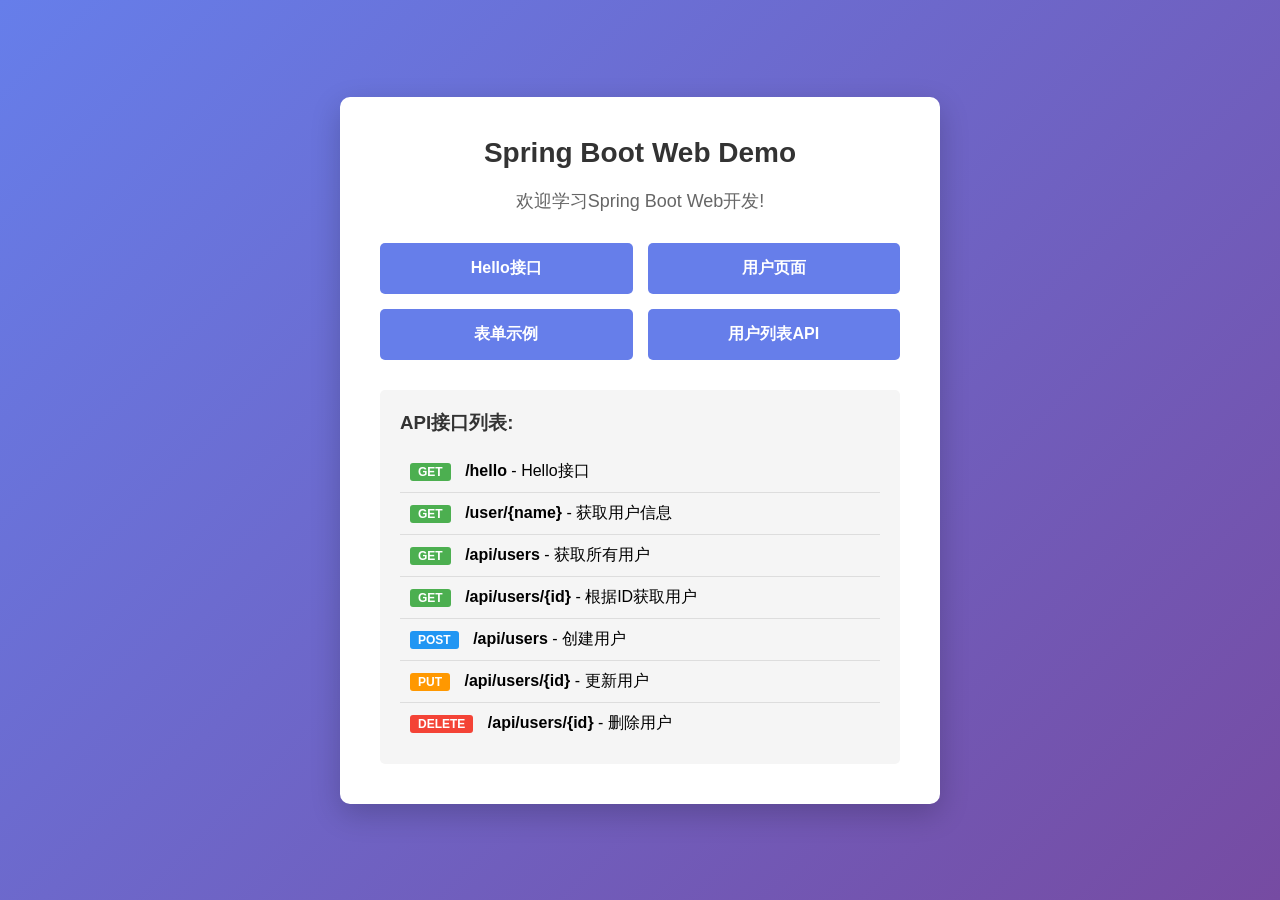
<file: JavaWebDemo/target/classes/templates/index.html>
<!DOCTYPE html>
<html lang="zh-CN" xmlns:th="http://www.thymeleaf.org">
<head>
    <meta charset="UTF-8">
    <meta name="viewport" content="width=device-width, initial-scale=1.0">
    <title th:text="${title}">Spring Boot Web Demo</title>
    <style>
        * {
            margin: 0;
            padding: 0;
            box-sizing: border-box;
        }
        body {
            font-family: 'Microsoft YaHei', Arial, sans-serif;
            background: linear-gradient(135deg, #667eea 0%, #764ba2 100%);
            min-height: 100vh;
            display: flex;
            justify-content: center;
            align-items: center;
        }
        .container {
            background: white;
            padding: 40px;
            border-radius: 10px;
            box-shadow: 0 10px 30px rgba(0,0,0,0.2);
            text-align: center;
            max-width: 600px;
            width: 90%;
        }
        h1 {
            color: #333;
            margin-bottom: 20px;
            font-size: 28px;
        }
        .message {
            color: #666;
            font-size: 18px;
            margin-bottom: 30px;
        }
        .menu {
            display: grid;
            grid-template-columns: repeat(2, 1fr);
            gap: 15px;
            margin-top: 30px;
        }
        .menu-item {
            background: #667eea;
            color: white;
            padding: 15px 20px;
            border-radius: 5px;
            text-decoration: none;
            transition: all 0.3s ease;
            font-weight: bold;
        }
        .menu-item:hover {
            background: #5a6fd6;
            transform: translateY(-3px);
            box-shadow: 0 5px 15px rgba(0,0,0,0.2);
        }
        .api-list {
            text-align: left;
            margin-top: 30px;
            padding: 20px;
            background: #f5f5f5;
            border-radius: 5px;
        }
        .api-item {
            padding: 10px;
            border-bottom: 1px solid #ddd;
        }
        .api-item:last-child {
            border-bottom: none;
        }
        .api-method {
            display: inline-block;
            padding: 2px 8px;
            border-radius: 3px;
            font-size: 12px;
            font-weight: bold;
            margin-right: 10px;
        }
        .get { background: #4CAF50; color: white; }
        .post { background: #2196F3; color: white; }
        .put { background: #FF9800; color: white; }
        .delete { background: #f44336; color: white; }
    </style>
</head>
<body>
    <div class="container">
        <h1 th:text="${title}">Spring Boot Web Demo</h1>
        <p class="message" th:text="${message}">欢迎学习Spring Boot Web开发!</p>
        
        <div class="menu">
            <a href="/hello" class="menu-item">Hello接口</a>
            <a href="/user/张三" class="menu-item">用户页面</a>
            <a href="/form" class="menu-item">表单示例</a>
            <a href="/api/users" class="menu-item" target="_blank">用户列表API</a>
        </div>

        <div class="api-list">
            <h3 style="margin-bottom: 15px; color: #333;">API接口列表:</h3>
            <div class="api-item">
                <span class="api-method get">GET</span>
                <strong>/hello</strong> - Hello接口
            </div>
            <div class="api-item">
                <span class="api-method get">GET</span>
                <strong>/user/{name}</strong> - 获取用户信息
            </div>
            <div class="api-item">
                <span class="api-method get">GET</span>
                <strong>/api/users</strong> - 获取所有用户
            </div>
            <div class="api-item">
                <span class="api-method get">GET</span>
                <strong>/api/users/{id}</strong> - 根据ID获取用户
            </div>
            <div class="api-item">
                <span class="api-method post">POST</span>
                <strong>/api/users</strong> - 创建用户
            </div>
            <div class="api-item">
                <span class="api-method put">PUT</span>
                <strong>/api/users/{id}</strong> - 更新用户
            </div>
            <div class="api-item">
                <span class="api-method delete">DELETE</span>
                <strong>/api/users/{id}</strong> - 删除用户
            </div>
        </div>
    </div>
</body>
</html>
</file>
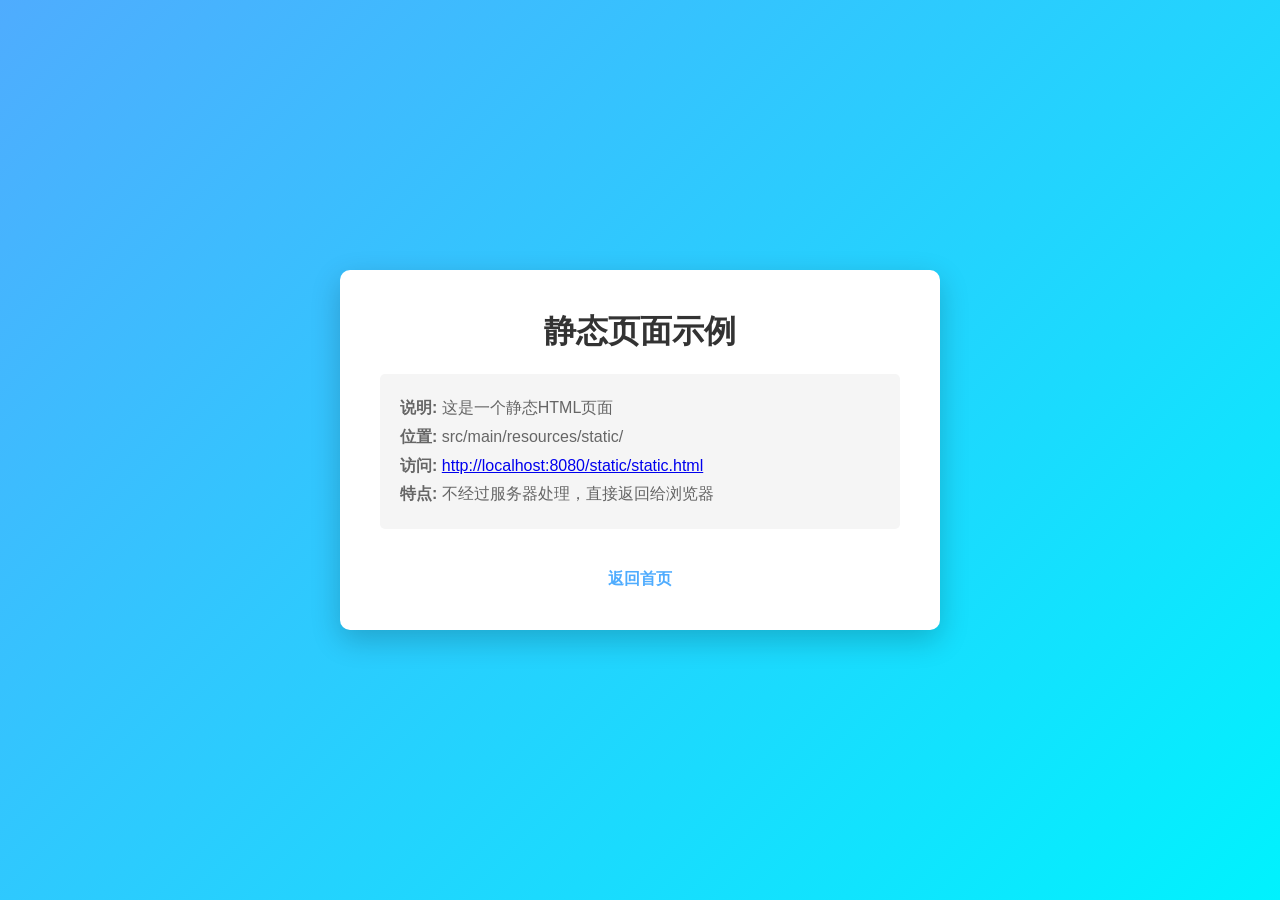
<file: JavaWebDemo/target/classes/static/static.html>
<!DOCTYPE html>
<html lang="zh-CN">
<head>
    <meta charset="UTF-8">
    <meta name="viewport" content="width=device-width, initial-scale=1.0">
    <title>静态页面示例</title>
    <style>
        * {
            margin: 0;
            padding: 0;
            box-sizing: border-box;
        }
        body {
            font-family: 'Microsoft YaHei', Arial, sans-serif;
            background: linear-gradient(135deg, #4facfe 0%, #00f2fe 100%);
            min-height: 100vh;
            display: flex;
            justify-content: center;
            align-items: center;
        }
        .container {
            background: white;
            padding: 40px;
            border-radius: 10px;
            box-shadow: 0 10px 30px rgba(0,0,0,0.2);
            text-align: center;
            max-width: 600px;
            width: 90%;
        }
        h1 {
            color: #333;
            margin-bottom: 20px;
        }
        .info {
            color: #666;
            font-size: 16px;
            line-height: 1.8;
            text-align: left;
            margin: 20px 0;
            padding: 20px;
            background: #f5f5f5;
            border-radius: 5px;
        }
        .back-link {
            display: inline-block;
            margin-top: 20px;
            color: #4facfe;
            text-decoration: none;
            font-weight: bold;
        }
        .back-link:hover {
            text-decoration: underline;
        }
    </style>
</head>
<body>
    <div class="container">
        <h1>静态页面示例</h1>
        <div class="info">
            <p><strong>说明:</strong> 这是一个静态HTML页面</p>
            <p><strong>位置:</strong> src/main/resources/static/</p>
            <p><strong>访问:</strong> <a href="/static/static.html">http://localhost:8080/static/static.html</a></p>
            <p><strong>特点:</strong> 不经过服务器处理，直接返回给浏览器</p>
        </div>
        <a href="/" class="back-link">返回首页</a>
    </div>
</body>
</html>
</file>
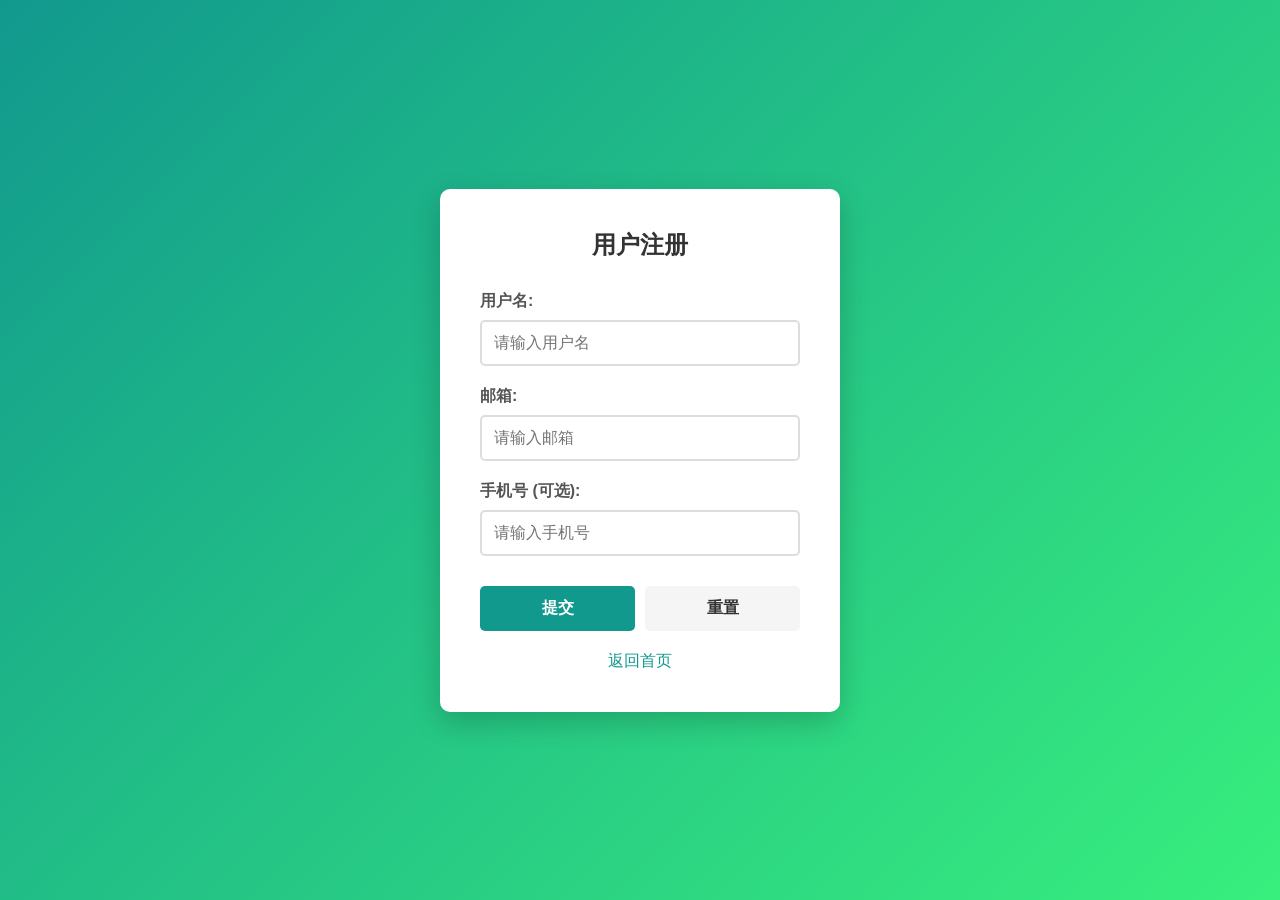
<file: JavaWebDemo/target/classes/templates/form.html>
<!DOCTYPE html>
<html lang="zh-CN" xmlns:th="http://www.thymeleaf.org">
<head>
    <meta charset="UTF-8">
    <meta name="viewport" content="width=device-width, initial-scale=1.0">
    <title th:text="${title}">用户注册</title>
    <style>
        * {
            margin: 0;
            padding: 0;
            box-sizing: border-box;
        }
        body {
            font-family: 'Microsoft YaHei', Arial, sans-serif;
            background: linear-gradient(135deg, #11998e 0%, #38ef7d 100%);
            min-height: 100vh;
            display: flex;
            justify-content: center;
            align-items: center;
        }
        .container {
            background: white;
            padding: 40px;
            border-radius: 10px;
            box-shadow: 0 10px 30px rgba(0,0,0,0.2);
            max-width: 400px;
            width: 90%;
        }
        h1 {
            color: #333;
            margin-bottom: 30px;
            text-align: center;
            font-size: 24px;
        }
        .form-group {
            margin-bottom: 20px;
        }
        label {
            display: block;
            margin-bottom: 8px;
            color: #555;
            font-weight: bold;
        }
        input[type="text"],
        input[type="email"],
        input[type="tel"] {
            width: 100%;
            padding: 12px;
            border: 2px solid #ddd;
            border-radius: 5px;
            font-size: 16px;
            transition: border-color 0.3s;
        }
        input[type="text"]:focus,
        input[type="email"]:focus,
        input[type="tel"]:focus {
            border-color: #11998e;
            outline: none;
        }
        .btn-group {
            display: flex;
            gap: 10px;
            margin-top: 30px;
        }
        .btn {
            flex: 1;
            padding: 12px;
            border: none;
            border-radius: 5px;
            font-size: 16px;
            font-weight: bold;
            cursor: pointer;
            transition: all 0.3s;
        }
        .btn-primary {
            background: #11998e;
            color: white;
        }
        .btn-primary:hover {
            background: #0e8a7e;
        }
        .btn-secondary {
            background: #f5f5f5;
            color: #333;
        }
        .btn-secondary:hover {
            background: #e5e5e5;
        }
        .back-link {
            display: block;
            text-align: center;
            margin-top: 20px;
            color: #11998e;
            text-decoration: none;
        }
        .back-link:hover {
            text-decoration: underline;
        }
        #result {
            margin-top: 20px;
            padding: 15px;
            background: #f5f5f5;
            border-radius: 5px;
            display: none;
        }
        .success {
            color: #11998e;
            font-weight: bold;
        }
        .error {
            color: #f44336;
            font-weight: bold;
        }
    </style>
</head>
<body>
    <div class="container">
        <h1 th:text="${title}">用户注册</h1>
        
        <form id="registerForm">
            <div class="form-group">
                <label for="username">用户名:</label>
                <input type="text" id="username" name="username" required placeholder="请输入用户名">
            </div>
            
            <div class="form-group">
                <label for="email">邮箱:</label>
                <input type="email" id="email" name="email" required placeholder="请输入邮箱">
            </div>
            
            <div class="form-group">
                <label for="phone">手机号 (可选):</label>
                <input type="tel" id="phone" name="phone" placeholder="请输入手机号">
            </div>
            
            <div class="btn-group">
                <button type="submit" class="btn btn-primary">提交</button>
                <button type="reset" class="btn btn-secondary">重置</button>
            </div>
        </form>
        
        <div id="result"></div>
        
        <a href="/" class="back-link">返回首页</a>
    </div>

    <script>
        document.getElementById('registerForm').addEventListener('submit', function(e) {
            e.preventDefault();
            
            const formData = new FormData(this);
            const data = {};
            formData.forEach((value, key) => {
                if (value) data[key] = value;
            });
            
            fetch('/submit', {
                method: 'POST',
                headers: {
                    'Content-Type': 'application/x-www-form-urlencoded',
                },
                body: new URLSearchParams(data)
            })
            .then(response => response.json())
            .then(result => {
                const resultDiv = document.getElementById('result');
                resultDiv.style.display = 'block';
                if (result.code === 200) {
                    resultDiv.innerHTML = '<div class="success">✓ ' + result.message + '</div>' +
                        '<p>用户名: ' + result.username + '</p>' +
                        '<p>邮箱: ' + result.email + '</p>' +
                        (result.phone ? '<p>手机号: ' + result.phone + '</p>' : '');
                } else {
                    resultDiv.innerHTML = '<div class="error">✗ ' + result.message + '</div>';
                }
            })
            .catch(error => {
                const resultDiv = document.getElementById('result');
                resultDiv.style.display = 'block';
                resultDiv.innerHTML = '<div class="error">✗ 请求失败: ' + error.message + '</div>';
            });
        });
    </script>
</body>
</html>
</file>
